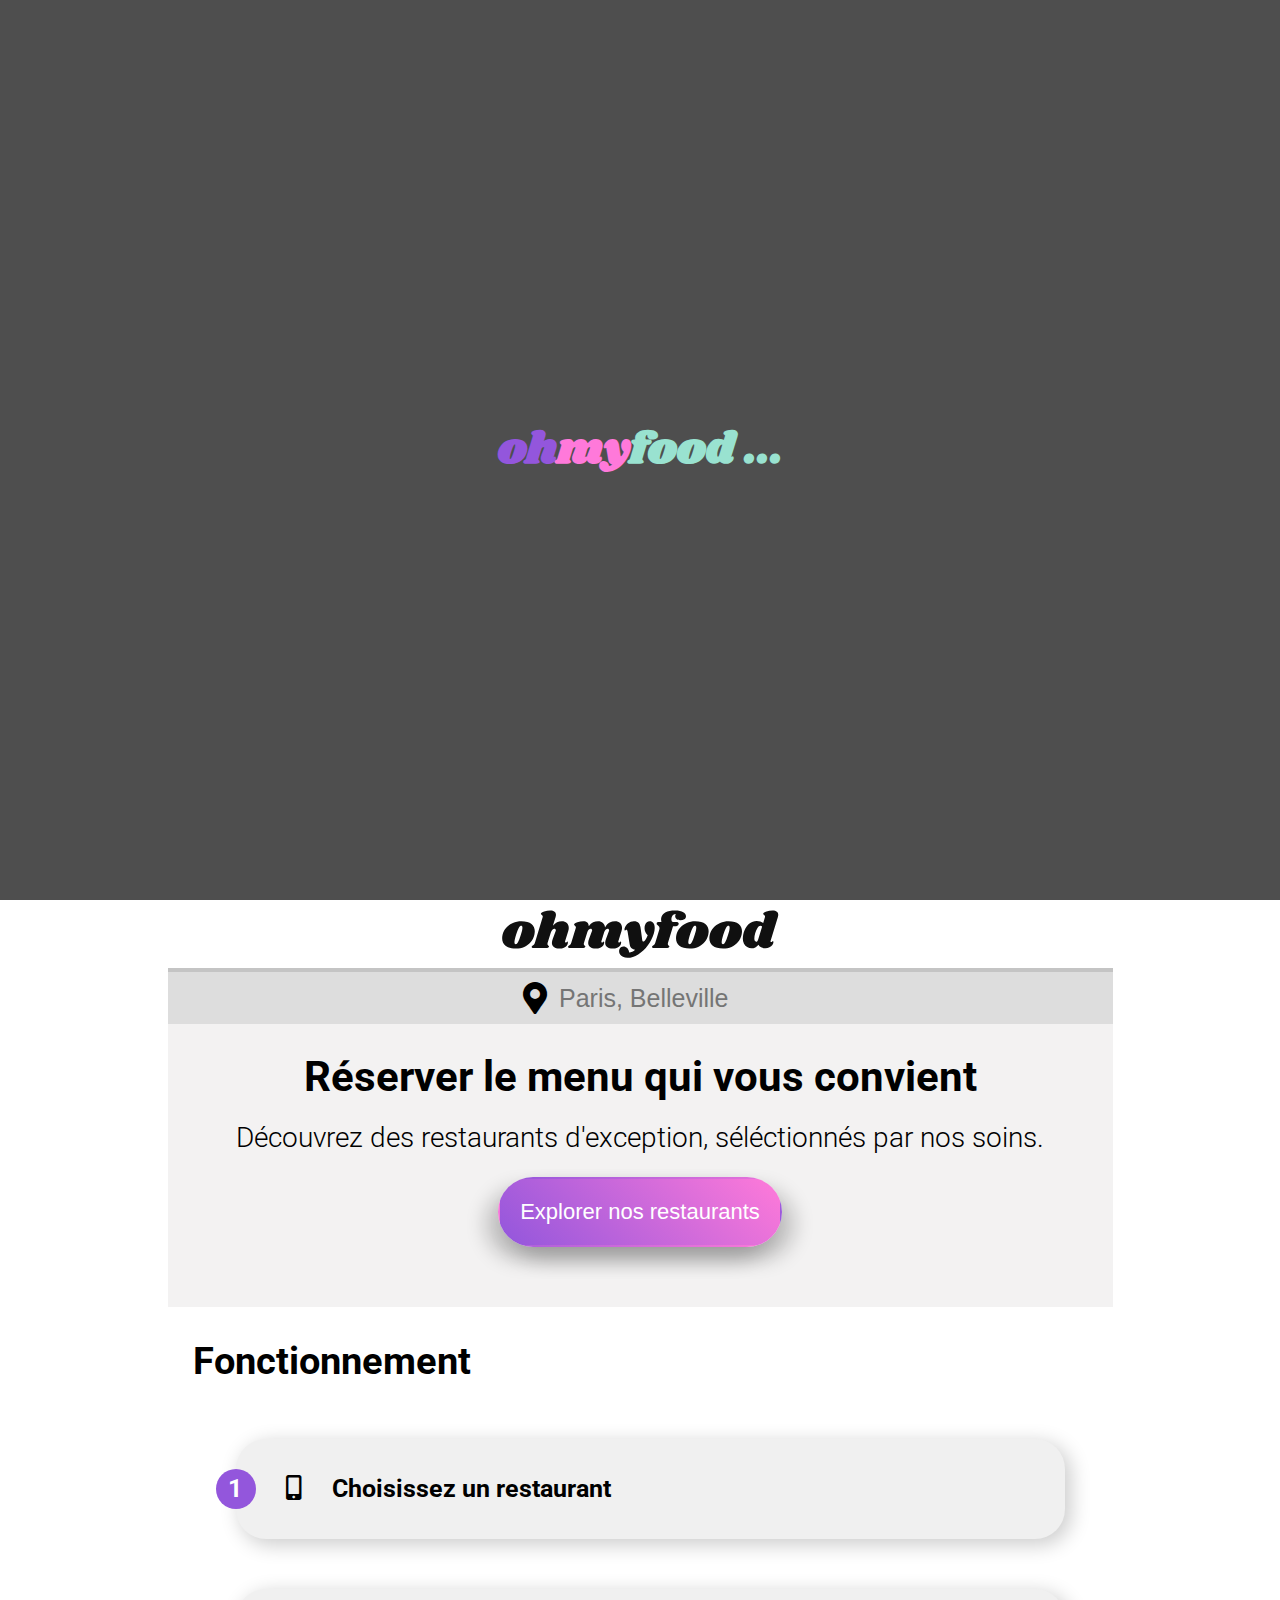
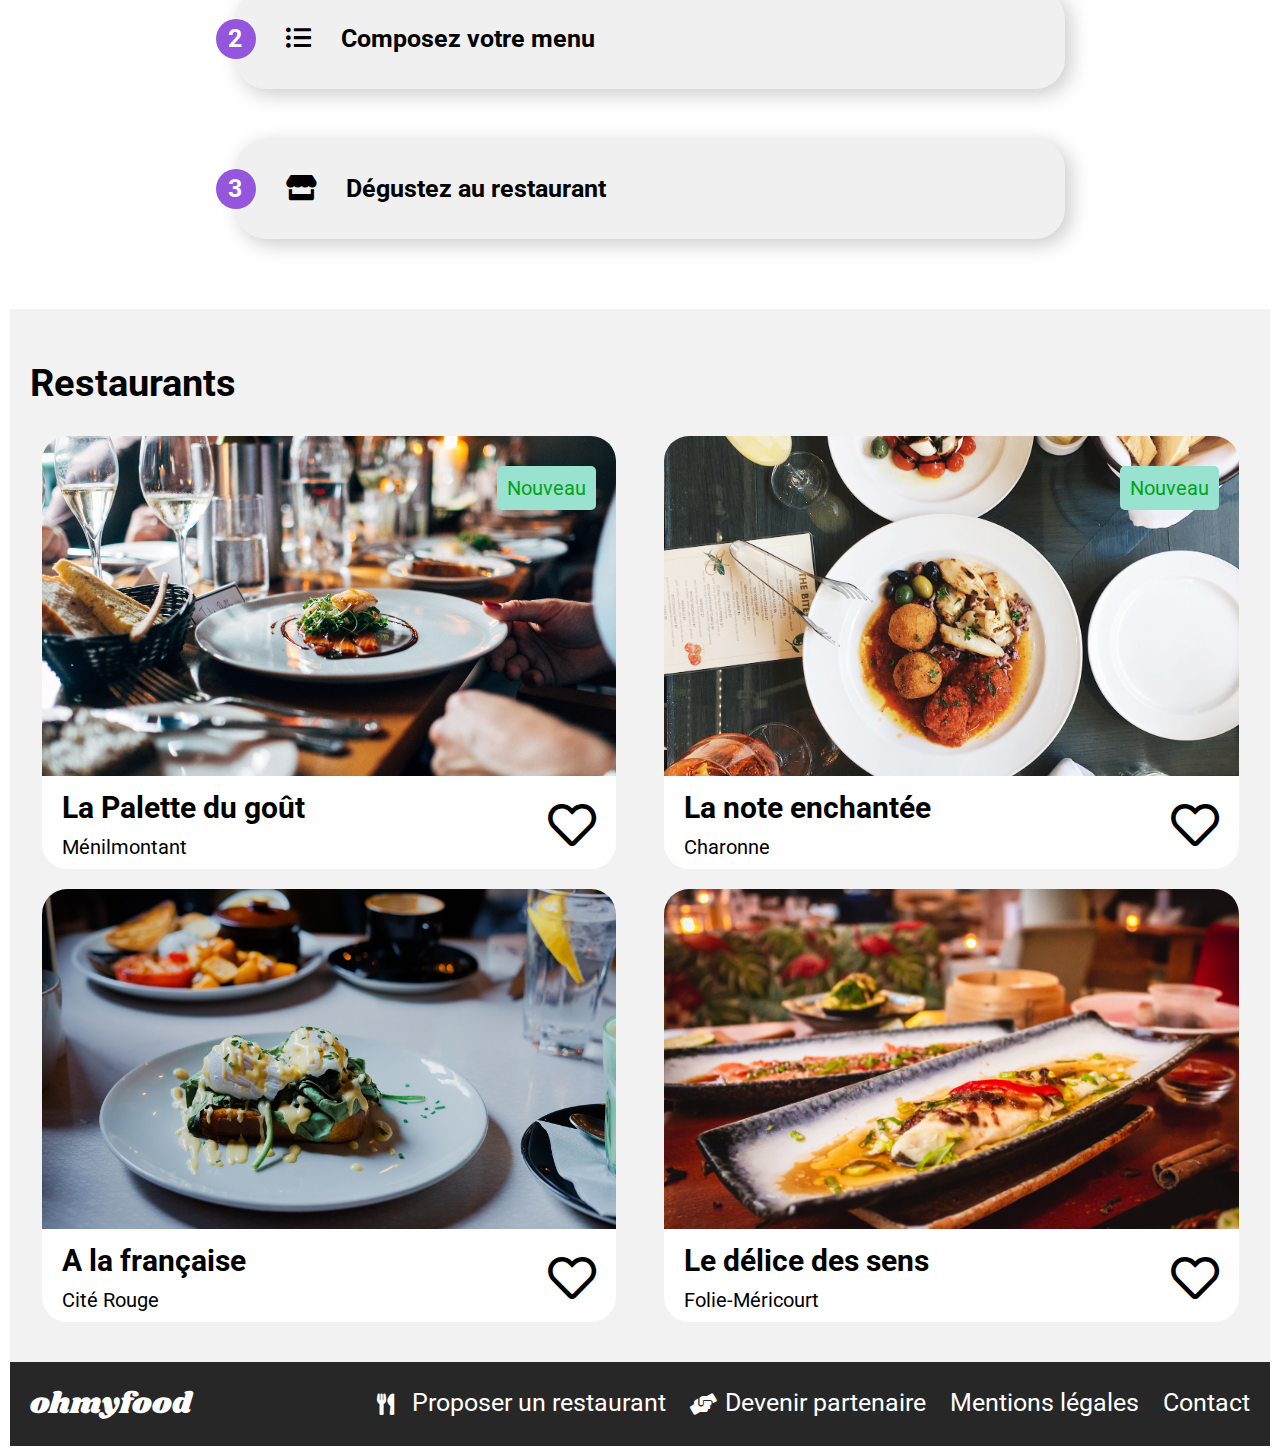
<file: index.html>
<!DOCTYPE html>
<html lang="fr">
<head>
    <meta charset="UTF-8">
    <meta http-equiv="X-UA-Compatible" content="IE=edge">
    <meta name="viewport" content="width=device-width, initial-scale=1.0"> 
    <link rel="stylesheet" href="https://cdnjs.cloudflare.com/ajax/libs/font-awesome/5.15.2/css/all.min.css"/>
    <link rel="stylesheet" href="css/style.css">
    <title>ohmyfood</title>
</head>
<body>
    <section class="spinner">
        <h3 class="loader">
            <span class="prems">oh</span><span class="deux">my</span><span class="trois">food</span><span class="dots"> ...</span>
        </h3>
    </section>
    <header>
        <div class="header">
            <img class="header__img" src="images/logo/ohmyfood@2x.svg" alt="logo">
        </div>
    </header>

    <main>
        <div class="resp-max">
            <section class="reservation">
                <div class="recherche">
                    <form>
                        <i class="fas fa-map-marker-alt fa-2x"></i>
                        <input type="text" placeholder="Paris, Belleville">
                    </form>
                </div>
                <h1>
                    Réserver le menu qui vous convient
                </h1>
                <h2>
                    Découvrez des restaurants d'exception, séléctionnés par nos soins.
                </h2>
                <div class="btn">
                    <button type="submit">Explorer nos restaurants</button>
                </div>
            </section>
            <section class="fonction">
                <h2>
                    Fonctionnement
                </h2>
                <div class="fonctionnement">
                    <p><span class="number">1</span><i class="fas fa-mobile-alt"></i><span class="text">Choisissez un restaurant</span>
                    </p>
                    <p><span class="number">2</span><i class="fas fa-list-ul"></i>Composez votre menu</p>
                    <p><span class="number">3</span><i class="fas fa-store"></i>Dégustez au restaurant</p>
                </div>
            </section>
        </div>
        <section class="restaurant">
            <h2>
                Restaurants
            </h2>
            <div class="resto">
                <div class="resto-nom palette">
                    <a href="palette.html">
                    <div class="img_resto">
                        <img alt="la palette du gout" src="images/restaurants/jay-wennington-N_Y88TWmGwA-unsplash.jpg">
                    </div>
                    <p class="nouveau">Nouveau</p>
                    </a>
                    <div class="nom">
                        <div>
                            <h3>La Palette du goût</h3>
                            <p>Ménilmontant</p>
                        </div>
                        <i class="far fa-heart fa-3x"></i>
                        <input type="checkbox" name="checked" id="checked">
                        <label for="checked">
                        <i class="fas fa-heart fa-3x "></i></label>
                    </div>
                    
                </div>
                <div class="resto-nom note">
                    <a href="note.html">
                    <div class="img_resto">
                        <img alt="note enchantée" src="images/restaurants/stil-u2Lp8tXIcjw-unsplash.jpg">
                    </div>
                    <p class="nouveau">Nouveau</p>
                    </a>
                    <div class="nom">
                        <div>
                            <h3>La note enchantée</h3>
                            <p>Charonne</p>
                        </div>                 
                        <i class="far fa-heart fa-3x"></i>
                        <input type="checkbox" name="checked_1" id="checked_1">
                        <label for="checked_1">
                        <i class="fas fa-heart fa-3x nom_2"></i></label>
                    </div>
                    
                </div>
                <div class="resto-nom">
                    <a href="francaise.html">
                    <div class="img_resto">
                        <img alt="a la française" src="images/restaurants/toa-heftiba-DQKerTsQwi0-unsplash.jpg">
                    </div>
                    </a>
                    <div class="nom">
                        <div>
                            <h3>A la française</h3>
                        <p>Cité Rouge</p>
                        </div>
                        <i class="far fa-heart fa-3x"></i>
                        <input type="checkbox" name="checked_2" id="checked_2">
                        <label for="checked_2">
                        <i class="fas fa-heart fa-3x nom_3"></i></label>
                    </div>
                    
                </div>
                <div class="resto-nom">
                    <a href="delice.html">
                    <div class="img_resto">
                        <img alt="delice des sens" src="images/restaurants/louis-hansel-shotsoflouis-qNBGVyOCY8Q-unsplash.jpg">
                    </div>
                    </a>
                    <div class="nom">
                        <div>
                            <h3>Le délice des sens</h3>
                        <p>Folie-Méricourt</p>
                        </div>
                        <i class="far fa-heart fa-3x"></i>
                        <input type="checkbox" name="checked_3" id="checked_3">
                        <label for="checked_3">
                        <i class="fas fa-heart fa-3x nom_4"></i></label>
                    </div>
                    
                </div>
            </div>
        </section>
    </main>

    <footer>
        <div class="footer">
            
            <p>ohmyfood</p>
            
            <div class="liens_footer">
                <div>
                    <i class="fas fa-utensils fa-lg"></i><a href="#">Proposer un restaurant</a>
                </div>
                <div>
                    <i class="fas fa-hands-helping fa-lg"></i><a href="#">Devenir partenaire</a>
                </div>
                <a href="#">Mentions légales</a>
                <a href="mailto:contact@ohmyfood.com">Contact</a>
            </div>
        </div>
    </footer>
</body>
</html>
</file>
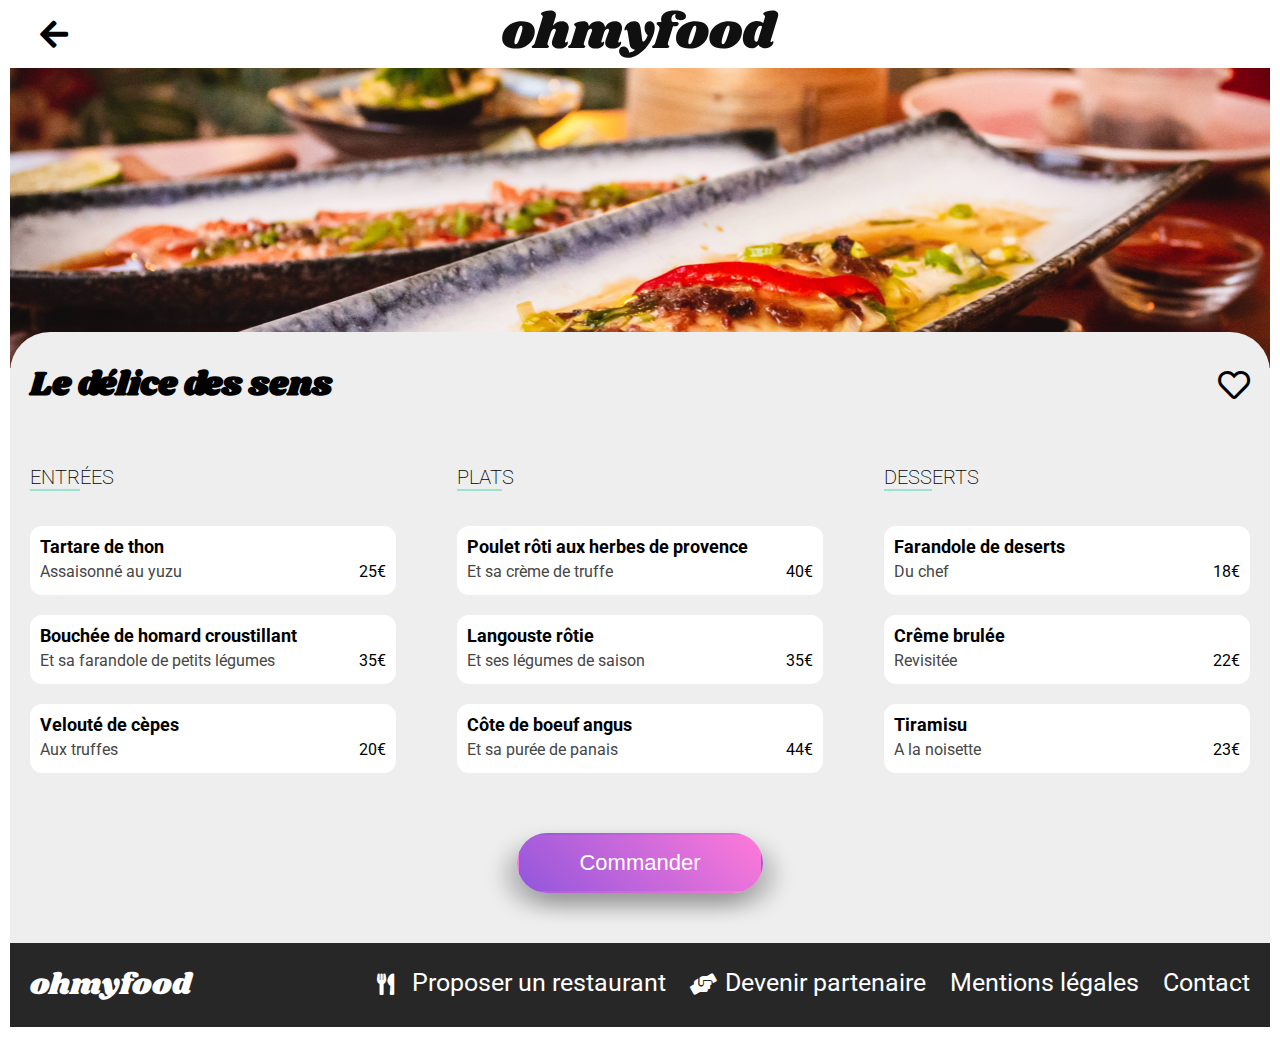
<file: delice.html>
<!DOCTYPE html>
<html lang="fr">
<head>
    <meta charset="UTF-8">
    <meta http-equiv="X-UA-Compatible" content="IE=edge">
    <meta name="viewport" content="width=device-width, initial-scale=1.0"> 
    <link rel="stylesheet" href="https://cdnjs.cloudflare.com/ajax/libs/font-awesome/5.15.2/css/all.min.css"/>
    <link rel="stylesheet" href="css/style.css">
    <title>ohmyfood Délice de sens</title>
</head>
<body>
    <header>
        <div class="header">
                <a href="index.html"><i class="fas fa-arrow-left fa-2x"></i>
                    <i class="fas fa-arrow-left resp"></i></a>
                <img class="header__img" src="images/logo/ohmyfood@2x.svg" alt="logo">    
        </div>
    </header>

    <main>
        <div class="image-top">
            <img src="images/restaurants/louis-hansel-shotsoflouis-qNBGVyOCY8Q-unsplash.jpg" alt="délice des sens">
        </div>
        <div class="background-page-menu">
        <div class="titre-menu-page">
            <h2>Le délice des sens</h2>
            <input type="checkbox" name="checked" id="checked">
            <label for="checked"><i class="far fa-heart fa-2x"></i></label>
        </div>
        <div class="carte-resto">
            <div class="carte">
                <h4><span class="underline">Entr</span>ées</h4>
                <div class="menu-resto">
                    <input type="checkbox" name="entrees_1" id="entrees_1">
                    <label for="entrees_1">
                    <div class="menu-item">
                        <h5>Tartare de thon</h5>
                    <p><span class="texte">Assaisonné au yuzu</span><span class="prix">25€</span></p>
                    </div>
                    <div class="selection_plat">
                        <span class="centrer">        
                            <i class="fas fa-check-circle fa-2x"></i>
                        </span>
                    </div>
                    </label>
                </div>
                <div class="menu-resto">
                    <input type="checkbox" name="entrees_2" id="entrees_2">
                    <label for="entrees_2">
                    <div class="menu-item">
                        <h5>Bouchée de homard croustillant</h5>
                    <p><span class="texte">Et sa farandole de petits légumes</span><span class="prix">35€</span></p>
                    </div>
                    <div class="selection_plat">
                        <span class="centrer">        
                            <i class="fas fa-check-circle fa-2x"></i>
                        </span>
                    </div>
                    </label>
                </div>
                <div class="menu-resto">
                    <input type="checkbox" name="entrees_3" id="entrees_3">
                    <label for="entrees_3">
                    <div class="menu-item">
                        <h5>Velouté de cèpes</h5>
                    <p><span class="texte">Aux truffes</span><span class="prix">20€</span></p>
                    </div>
                    <div class="selection_plat">
                        <span class="centrer">        
                            <i class="fas fa-check-circle fa-2x"></i>
                        </span>
                    </div>
                    </label>
                </div>
            </div>
                
            <div class="carte">
                <h4><span class="underline">Plat</span>s</h4>
                <div class="menu-resto">
                    <input type="checkbox" name="plats_1" id="plats_1">
                    <label for="plats_1">
                    <div class="menu-item">
                        <h5>Poulet rôti aux herbes de provence</h5>
                    <p><span class="texte">Et sa crème de truffe</span><span class="prix">40€</span></p>
                    </div>
                    <div class="selection_plat">
                        <span class="centrer">        
                            <i class="fas fa-check-circle fa-2x"></i>
                        </span>
                    </div>
                    </label>
                </div>
                <div class="menu-resto">
                    <input type="checkbox" name="plats_2" id="plats_2">
                    <label for="plats_2">
                    <div class="menu-item">
                        <h5>Langouste rôtie</h5>
                    <p><span class="texte">Et ses légumes de saison</span><span class="prix">35€</span></p>
                    </div>
                    <div class="selection_plat">
                        <span class="centrer">        
                            <i class="fas fa-check-circle fa-2x"></i>
                        </span>
                    </div>
                    </label>
                </div>
                <div class="menu-resto">
                    <input type="checkbox" name="plats_3" id="plats_3">
                    <label for="plats_3">
                    <div class="menu-item">
                        <h5>Côte de boeuf angus</h5>
                    <p><span class="texte">Et sa purée de panais</span><span class="prix">44€</span></p>
                    </div>
                    <div class="selection_plat">
                        <span class="centrer">        
                            <i class="fas fa-check-circle fa-2x"></i>
                        </span>
                    </div>
                    </label>
                </div>
            </div>
            <div class="carte">
                <h4><span class="underline">Dess</span>erts</h4>
                <div class="menu-resto">
                    <input type="checkbox" name="dessert_1" id="dessert_1">
                    <label for="dessert_1">
                    <div class="menu-item">
                        <h5>Farandole de deserts</h5>
                    <p><span class="texte">Du chef</span><span class="prix">18€</span></p>
                    </div>
                    <div class="selection_plat">
                        <span class="centrer">        
                            <i class="fas fa-check-circle fa-2x"></i>
                        </span>
                    </div>
                    </label>
                </div>
                <div class="menu-resto">
                    <input type="checkbox" name="dessert_2" id="dessert_2">
                    <label for="dessert_2">
                    <div class="menu-item">
                        <h5>Crême brulée</h5>
                    <p><span class="texte">Revisitée</span><span class="prix">22€</span></p>
                    </div>
                    <div class="selection_plat">
                        <span class="centrer">        
                            <i class="fas fa-check-circle fa-2x"></i>
                        </span>
                    </div>
                    </label>
                </div>
                <div class="menu-resto">
                    <input type="checkbox" name="dessert_3" id="dessert_3">
                    <label for="dessert_3">
                    <div class="menu-item">
                        <h5>Tiramisu</h5>
                    <p><span class="texte">A la noisette</span><span class="prix">23€</span></p>
                    </div>
                    <div class="selection_plat">
                        <span class="centrer">        
                            <i class="fas fa-check-circle fa-2x"></i>
                        </span>
                    </div>
                    </label>
                </div>
            </div>
        </div>
        <div class="commander btn">
            <button class="btn-menu" type="submit">
                Commander
            </button>
        </div>
        </div>
    </main>

    <footer>
        <div class="footer">
            
            <p>ohmyfood</p>
            
            <div class="liens_footer">
                <div>
                    <i class="fas fa-utensils fa-lg"></i><a href="#">Proposer un restaurant</a>
                </div>
                <div>
                    <i class="fas fa-hands-helping fa-lg"></i><a href="#">Devenir partenaire</a>
                </div>
                <a href="#">Mentions légales</a>
                <a href="mailto:contact@ohmyfood.com">Contact</a>
            </div>
        </div>
    </footer>
</body>
</html>
</file>
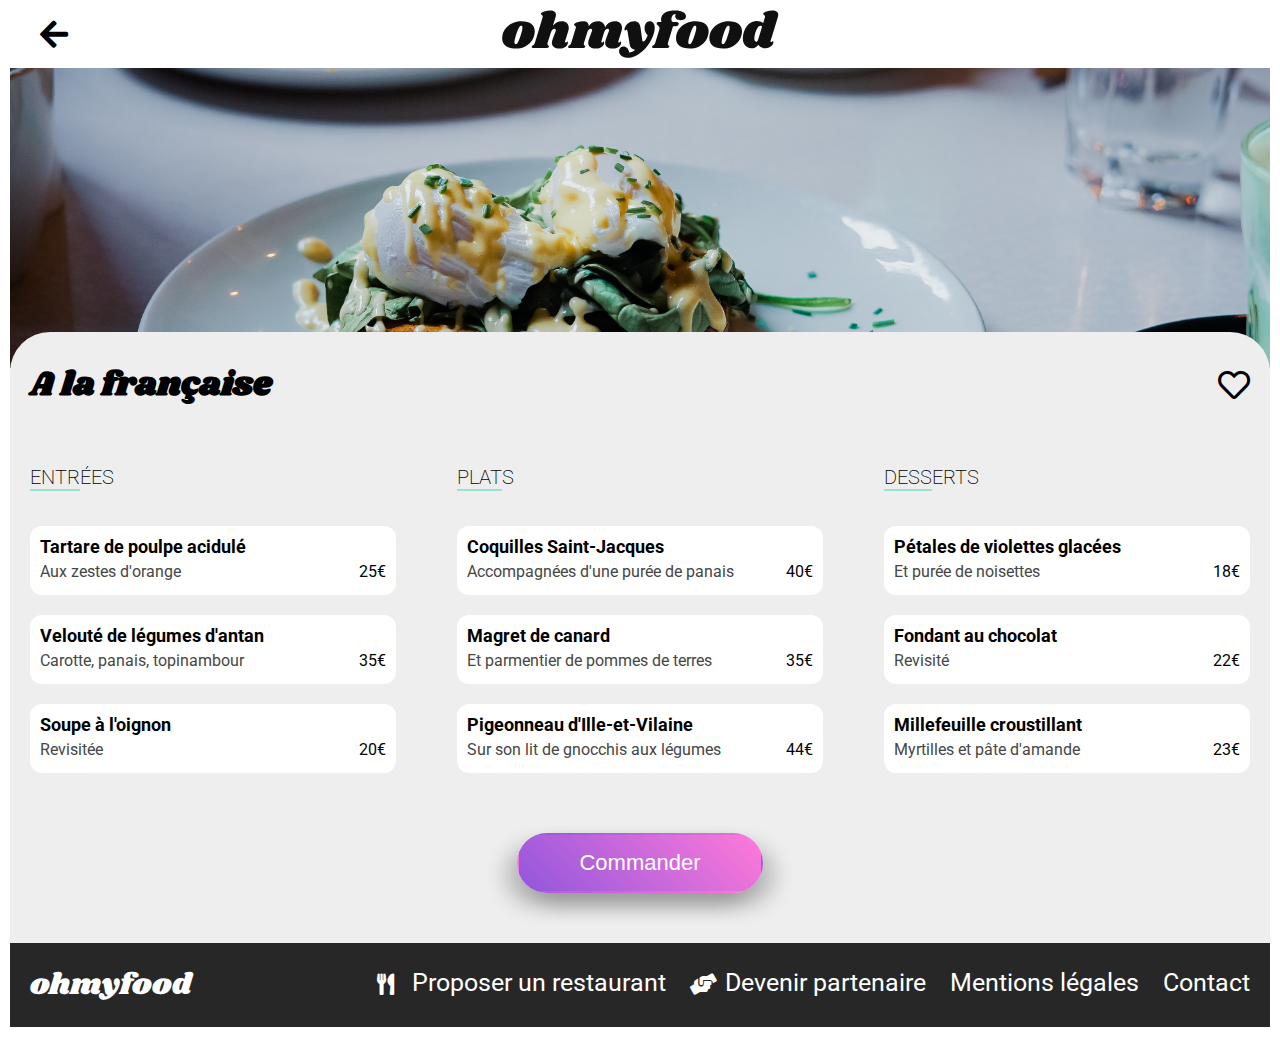
<file: francaise.html>
<!DOCTYPE html>
<html lang="fr">
<head>
    <meta charset="UTF-8">
    <meta http-equiv="X-UA-Compatible" content="IE=edge">
    <meta name="viewport" content="width=device-width, initial-scale=1.0"> 
    <link rel="stylesheet" href="https://cdnjs.cloudflare.com/ajax/libs/font-awesome/5.15.2/css/all.min.css"/>
    <link rel="stylesheet" href="css/style.css">
    <title>ohmyfood Française</title>
</head>
<body>
    <header>
        <div class="header">
                <a href="index.html"><i class="fas fa-arrow-left fa-2x"></i>
                    <i class="fas fa-arrow-left resp"></i></a>
                <img class="header__img" src="images/logo/ohmyfood@2x.svg" alt="logo">    
        </div>
    </header>

    <main>
        <div class="image-top">
            <img src="images/restaurants/toa-heftiba-DQKerTsQwi0-unsplash.jpg" alt="francaise">
        </div>
        <div class="background-page-menu">
        <div class="titre-menu-page">
            <h2>A la française</h2>
            <input type="checkbox" name="checked" id="checked">
            <label for="checked"><i class="far fa-heart fa-2x"></i></label>
        </div>
        <div class="carte-resto">
            <div class="carte">
                <h4><span class="underline">Entr</span>ées</h4>
                <div class="menu-resto">
                    <input type="checkbox" name="entrees_1" id="entrees_1">
                    <label for="entrees_1">
                    <div class="menu-item">
                        <h5>Tartare de poulpe acidulé</h5>
                    <p><span class="texte">Aux zestes d'orange</span><span class="prix">25€</span></p>
                    </div>
                    <div class="selection_plat">
                        <span class="centrer">        
                            <i class="fas fa-check-circle fa-2x"></i>
                        </span>
                    </div>
                    </label>
                </div>
                <div class="menu-resto">
                    <input type="checkbox" name="entrees_2" id="entrees_2">
                    <label for="entrees_2">
                    <div class="menu-item">
                        <h5>Velouté de légumes d'antan</h5>
                    <p><span class="texte">Carotte, panais, topinambour</span><span class="prix">35€</span></p>
                    </div>
                    <div class="selection_plat">
                        <span class="centrer">        
                            <i class="fas fa-check-circle fa-2x"></i>
                        </span>
                    </div>
                    </label>
                </div>
                <div class="menu-resto">
                    <input type="checkbox" name="entrees_3" id="entrees_3">
                    <label for="entrees_3">
                    <div class="menu-item">
                        <h5>Soupe à l'oignon</h5>
                    <p><span class="texte">Revisitée</span><span class="prix">20€</span></p>
                    </div>
                    <div class="selection_plat">
                        <span class="centrer">        
                            <i class="fas fa-check-circle fa-2x"></i>
                        </span>
                    </div>
                    </label>
                </div>
            </div>
            
            <div class="carte">
                <h4><span class="underline">Plat</span>s</h4>
                <div class="menu-resto">
                    <input type="checkbox" name="plats_1" id="plats_1">
                    <label for="plats_1">
                    <div class="menu-item">
                        <h5>Coquilles Saint-Jacques</h5>
                    <p><span class="texte">Accompagnées d'une purée de panais</span><span class="prix">40€</span></p>
                    </div>
                    <div class="selection_plat">
                        <span class="centrer">        
                            <i class="fas fa-check-circle fa-2x"></i>
                        </span>
                    </div>
                    </label>
                </div>
                <div class="menu-resto">
                    <input type="checkbox" name="plats_2" id="plats_2">
                    <label for="plats_2">
                    <div class="menu-item">
                        <h5>Magret de canard</h5>
                    <p><span class="texte">Et parmentier de pommes de terres</span><span class="prix">35€</span></p>
                    </div>
                    <div class="selection_plat">
                        <span class="centrer">        
                            <i class="fas fa-check-circle fa-2x"></i>
                        </span>
                    </div>
                    </label>
                </div>
                <div class="menu-resto">
                    <input type="checkbox" name="plats_3" id="plats_3">
                    <label for="plats_3">
                    <div class="menu-item">
                        <h5>Pigeonneau d'Ille-et-Vilaine</h5>
                    <p><span class="texte">Sur son lit de gnocchis aux légumes</span><span class="prix">44€</span></p>
                    </div>
                    <div class="selection_plat">
                        <span class="centrer">        
                            <i class="fas fa-check-circle fa-2x"></i>
                        </span>
                    </div>
                    </label>
                </div>
            </div>
            <div class="carte">
                <h4><span class="underline">Dess</span>erts</h4>
                <div class="menu-resto">
                    <input type="checkbox" name="dessert_1" id="dessert_1">
                    <label for="dessert_1">
                    <div class="menu-item">
                        <h5>Pétales de violettes glacées</h5>
                    <p><span class="texte">Et purée de noisettes</span><span class="prix">18€</span></p>
                    </div>
                    <div class="selection_plat">
                        <span class="centrer">        
                            <i class="fas fa-check-circle fa-2x"></i>
                        </span>
                    </div>
                    </label>
                </div>
                <div class="menu-resto">
                    <input type="checkbox" name="dessert_2" id="dessert_2">
                    <label for="dessert_2">
                    <div class="menu-item">
                        <h5>Fondant au chocolat</h5>
                    <p><span class="texte">Revisité</span><span class="prix">22€</span></p>
                    </div>
                    <div class="selection_plat">
                        <span class="centrer">        
                            <i class="fas fa-check-circle fa-2x"></i>
                        </span>
                    </div>
                    </label>
                </div>
                <div class="menu-resto">
                    <input type="checkbox" name="dessert_3" id="dessert_3">
                    <label for="dessert_3">
                    <div class="menu-item">
                        <h5>Millefeuille croustillant</h5>
                    <p><span class="texte">Myrtilles et pâte d'amande</span><span class="prix">23€</span></p>
                    </div>
                    <div class="selection_plat">
                        <span class="centrer">        
                            <i class="fas fa-check-circle fa-2x"></i>
                        </span>
                    </div>
                    </label>
                </div>
            </div>
        </div>
        <div class="commander btn">
            <button class="btn-menu" type="submit">
                Commander
            </button>
        </div>
        </div>
    </main>

    <footer>
        <div class="footer">
            
            <p>ohmyfood</p>
            
            <div class="liens_footer">
                <div>
                    <i class="fas fa-utensils fa-lg"></i><a href="#">Proposer un restaurant</a>
                </div>
                <div>
                    <i class="fas fa-hands-helping fa-lg"></i><a href="#">Devenir partenaire</a>
                </div>
                <a href="#">Mentions légales</a>
                <a href="mailto:contact@ohmyfood.com">Contact</a>
            </div>
        </div>
    </footer>
</body>
</html>
</file>
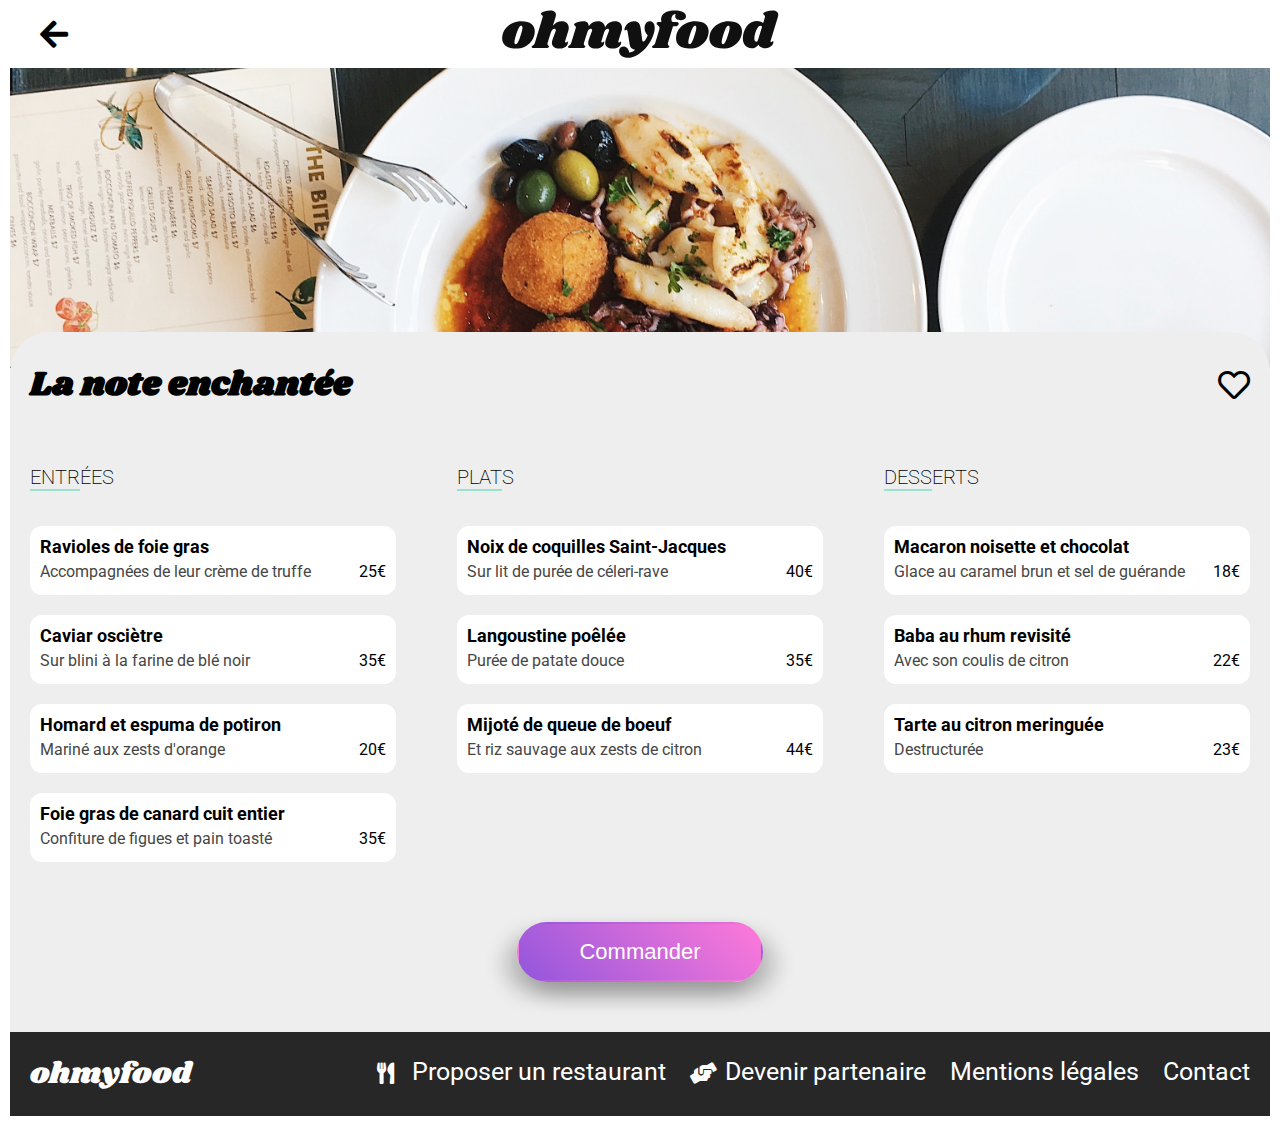
<file: note.html>
<!DOCTYPE html>
<html lang="fr">
<head>
    <meta charset="UTF-8">
    <meta http-equiv="X-UA-Compatible" content="IE=edge">
    <meta name="viewport" content="width=device-width, initial-scale=1.0"> 
    <link rel="stylesheet" href="https://cdnjs.cloudflare.com/ajax/libs/font-awesome/5.15.2/css/all.min.css"/>
    <link rel="stylesheet" href="css/style.css">
    <title>ohmyfood Note enchantée</title>
</head>
<body>
    <header>
        <div class="header">
                <a href="index.html"><i class="fas fa-arrow-left fa-2x"></i>
                    <i class="fas fa-arrow-left resp"></i></a>
                <img class="header__img" src="images/logo/ohmyfood@2x.svg" alt="logo">    
        </div>
    </header>

    <main>
        <div class="image-top">
            <img src="images/restaurants/stil-u2Lp8tXIcjw-unsplash.jpg" alt="Note enchantée">
        </div>
        <div class="background-page-menu">
        <div class="titre-menu-page">
            <h2>La note enchantée</h2>
            <input type="checkbox" name="checked" id="checked">
            <label for="checked"><i class="far fa-heart fa-2x"></i></label>
        </div>
        <div class="carte-resto">
            <div class="carte">
                <h4><span class="underline">Entr</span>ées</h4>
                <div class="menu-resto">
                    <input type="checkbox" name="entrees_1" id="entrees_1">
                    <label for="entrees_1">
                    <div class="menu-item">
                        <h5>Ravioles de foie gras</h5>
                    <p><span class="texte">Accompagnées de leur crème de truffe</span><span class="prix">25€</span></p>
                    </div>
                    <div class="selection_plat">
                        <span class="centrer">        
                            <i class="fas fa-check-circle fa-2x"></i>
                        </span>
                    </div>
                    </label>
                </div>
                <div class="menu-resto">
                    <input type="checkbox" name="entrees_2" id="entrees_2">
                    <label for="entrees_2">
                    <div class="menu-item">
                        <h5>Caviar osciètre</h5>
                    <p><span class="texte">Sur blini à la farine de blé noir</span><span class="prix">35€</span></p>
                    </div>
                    <div class="selection_plat">
                        <span class="centrer">        
                            <i class="fas fa-check-circle fa-2x"></i>
                        </span>
                    </div>
                    </label>
                </div>
                <div class="menu-resto">
                    <input type="checkbox" name="entrees_3" id="entrees_3">
                    <label for="entrees_3">
                    <div class="menu-item">
                        <h5>Homard et espuma de potiron</h5>
                    <p><span class="texte">Mariné aux zests d'orange</span><span class="prix">20€</span></p>
                    </div>
                    <div class="selection_plat">
                        <span class="centrer">        
                            <i class="fas fa-check-circle fa-2x"></i>
                        </span>
                    </div>
                    </label>
                </div>
                <div class="menu-resto">
                    <input type="checkbox" name="entrees_4" id="entrees_4">
                    <label for="entrees_4">
                    <div class="menu-item">
                        <h5>Foie gras de canard cuit entier</h5>
                    <p><span class="texte">Confiture de figues et pain toasté</span><span class="prix">35€</span></p>
                    </div>
                    <div class="selection_plat">
                        <span class="centrer">        
                            <i class="fas fa-check-circle fa-2x"></i>
                        </span>
                    </div>
                    </label>
                </div>
            </div>
                
            <div class="carte">
                <h4><span class="underline">Plat</span>s</h4>
                <div class="menu-resto">
                    <input type="checkbox" name="plats_1" id="plats_1">
                    <label for="plats_1">
                    <div class="menu-item">
                        <h5>Noix de coquilles Saint-Jacques</h5>
                    <p><span class="texte">Sur lit de purée de céleri-rave</span><span class="prix">40€</span></p>
                    </div>
                    <div class="selection_plat">
                        <span class="centrer">        
                            <i class="fas fa-check-circle fa-2x"></i>
                        </span>
                    </div>
                    </label>
                </div>
                <div class="menu-resto">
                    <input type="checkbox" name="plats_2" id="plats_2">
                    <label for="plats_2">
                    <div class="menu-item">
                        <h5>Langoustine poêlée</h5>
                    <p><span class="texte">Purée de patate douce</span><span class="prix">35€</span></p>
                    </div>
                    <div class="selection_plat">
                        <span class="centrer">        
                            <i class="fas fa-check-circle fa-2x"></i>
                        </span>
                    </div>
                    </label>
                </div>
                <div class="menu-resto">
                    <input type="checkbox" name="plats_3" id="plats_3">
                    <label for="plats_3">
                    <div class="menu-item">
                        <h5>Mijoté de queue de boeuf</h5>
                    <p><span class="texte">Et riz sauvage aux zests de citron</span><span class="prix">44€</span></p>
                    </div>
                    <div class="selection_plat">
                        <span class="centrer">        
                            <i class="fas fa-check-circle fa-2x"></i>
                        </span>
                    </div>
                    </label>
                </div>
            </div>
            <div class="carte">
                <h4><span class="underline">Dess</span>erts</h4>
                <div class="menu-resto">
                    <input type="checkbox" name="dessert_1" id="dessert_1">
                    <label for="dessert_1">
                    <div class="menu-item">
                        <h5>Macaron noisette et chocolat</h5>
                    <p><span class="texte">Glace au caramel brun et sel de guérande</span><span class="prix">18€</span></p>
                    </div>
                    <div class="selection_plat">
                        <span class="centrer">        
                            <i class="fas fa-check-circle fa-2x"></i>
                        </span>
                    </div>
                    </label>
                </div>
                <div class="menu-resto">
                    <input type="checkbox" name="dessert_2" id="desert_2">
                    <label for="desert_2">
                    <div class="menu-item">
                        <h5>Baba au rhum revisité</h5>
                    <p><span class="texte">Avec son coulis de citron</span><span class="prix">22€</span></p>
                    </div>
                    <div class="selection_plat">
                        <span class="centrer">        
                            <i class="fas fa-check-circle fa-2x"></i>
                        </span>
                    </div>
                    </label>
                </div>
                <div class="menu-resto">
                    <input type="checkbox" name="dessert_3" id="dessert_3">
                    <label for="dessert_3">
                    <div class="menu-item">
                        <h5>Tarte au citron meringuée</h5>
                    <p><span class="texte">Destructurée</span><span class="prix">23€</span></p>
                    </div>
                    <div class="selection_plat">
                        <span class="centrer">        
                            <i class="fas fa-check-circle fa-2x"></i>
                        </span>
                    </div>
                    </label>
                </div>
            </div>
        </div>
        <div class="commander btn">
            <button class="btn-menu" type="submit">
                Commander
            </button>
        </div>
        </div>
    </main>

    <footer>
        <div class="footer">
            
            <p>ohmyfood</p>
            
            <div class="liens_footer">
                <div>
                    <i class="fas fa-utensils fa-lg"></i><a href="#">Proposer un restaurant</a>
                </div>
                <div>
                    <i class="fas fa-hands-helping fa-lg"></i><a href="#">Devenir partenaire</a>
                </div>
                <a href="#">Mentions légales</a>
                <a href="mailto:contact@ohmyfood.com">Contact</a>
            </div>
        </div>
    </footer>
</body>
</html>
</file>
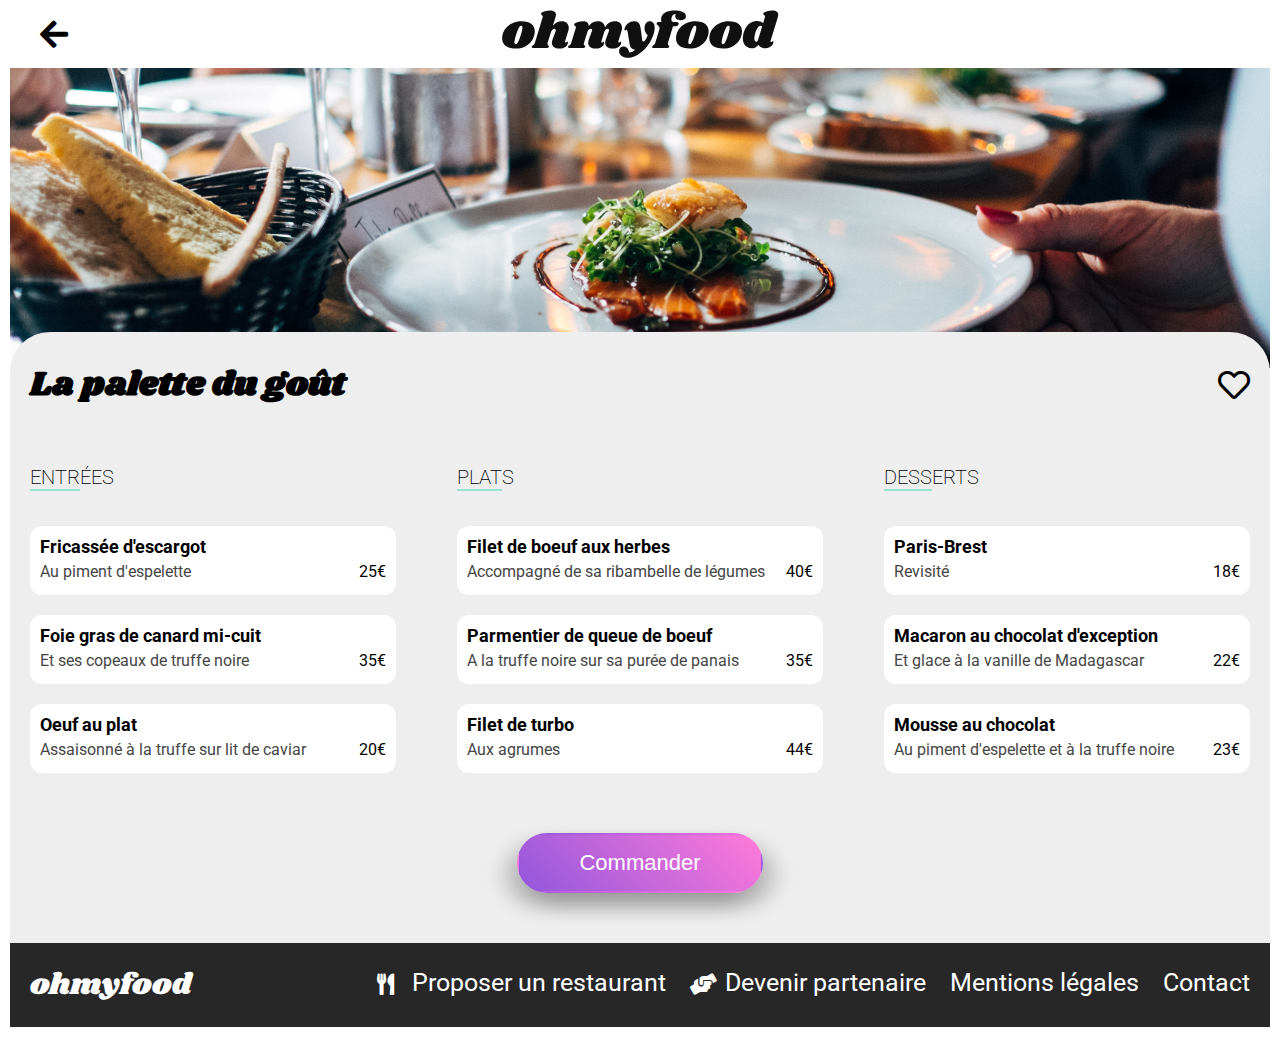
<file: palette.html>
<!DOCTYPE html>
<html lang="fr">
<head>
    <meta charset="UTF-8">
    <meta http-equiv="X-UA-Compatible" content="IE=edge">
    <meta name="viewport" content="width=device-width, initial-scale=1.0"> 
    <link rel="stylesheet" href="https://cdnjs.cloudflare.com/ajax/libs/font-awesome/5.15.2/css/all.min.css"/>
    <link rel="stylesheet" href="css/style.css">
    <title>ohmyfood Palette du Goût</title>
</head>
<body>
    <header>
        <div class="header">
                <a href="index.html"><i class="fas fa-arrow-left fa-2x"></i>
                    <i class="fas fa-arrow-left resp"></i></a>
                <img class="header__img" src="images/logo/ohmyfood@2x.svg" alt="logo">    
        </div>
    </header>

    <main>
        <div class="image-top">
            <img src="images/restaurants/jay-wennington-N_Y88TWmGwA-unsplash.jpg" alt="palette du gout">
        </div>
        <div class="background-page-menu">
        <div class="titre-menu-page">
            <h2>La palette du goût</h2>
            <input type="checkbox" name="checked" id="checked">
            <label for="checked"><i class="far fa-heart fa-2x"></i></label>
        </div>
        <div class="carte-resto">
            <div class="carte">  
                    <h4><span class="underline">Entr</span>ées</h4>
                <div class="menu-resto">
                    <input type="checkbox" name="entrees_1" id="entrees_1">
                    <label for="entrees_1">
                    <div class="menu-item">
                        <h5>Fricassée d'escargot</h5>
                    <p><span class="texte">Au piment d'espelette</span><span class="prix">25€</span></p>
                    </div>
                    <div class="selection_plat">
                        <span class="centrer">        
                            <i class="fas fa-check-circle fa-2x"></i>
                        </span>
                    </div>
                    </label>
                </div>  
                <div class="menu-resto">
                    <input type="checkbox" name="entrees_2" id="entrees_2">
                    <label for="entrees_2">
                    <div class="menu-item">
                        <h5>Foie gras de canard mi-cuit</h5>
                    <p><span class="texte">Et ses copeaux de truffe noire</span><span class="prix">35€</span></p>
                    </div>
                    <div class="selection_plat">
                        <span class="centrer">        
                            <i class="fas fa-check-circle fa-2x"></i>
                        </span>
                    </div>
                    </label>
                </div>
                <div class="menu-resto">
                    <input type="checkbox" name="entrees_3" id="entrees_3">
                    <label for="entrees_3">
                    <div class="menu-item">
                        <h5>Oeuf au plat</h5>
                    <p><span class="texte">Assaisonné à la truffe sur lit de caviar</span><span class="prix">20€</span></p>
                    </div>
                    <div class="selection_plat">
                        <span class="centrer">        
                            <i class="fas fa-check-circle fa-2x"></i>
                        </span>
                    </div>
                    </label>
                </div>
            </div>
                
            <div class="carte">
                <h4><span class="underline">Plat</span>s</h4>
                <div class="menu-resto">
                    <input type="checkbox" name="plats_1" id="plats_1">
                    <label for="plats_1">
                    <div class="menu-item">
                        <h5>Filet de boeuf aux herbes</h5>
                    <p><span class="texte">Accompagné de sa ribambelle de légumes</span><span class="prix">40€</span></p>
                    </div>
                    <div class="selection_plat">
                        <span class="centrer">        
                            <i class="fas fa-check-circle fa-2x"></i>
                        </span>
                    </div>
                    </label>
                </div>
                <div class="menu-resto">
                    <input type="checkbox" name="plats_2" id="plats_2">
                    <label for="plats_2">
                    <div class="menu-item">
                        <h5>Parmentier de queue de boeuf</h5>
                    <p><span class="texte">A la truffe noire sur sa purée de panais</span><span class="prix">35€</span></p>
                    </div>
                    <div class="selection_plat">
                        <span class="centrer">        
                            <i class="fas fa-check-circle fa-2x"></i>
                        </span>
                    </div>
                    </label>
                </div>
                <div class="menu-resto">
                    <input type="checkbox" name="plats_3" id="plats_3">
                    <label for="plats_3">
                    <div class="menu-item">
                        <h5>Filet de turbo</h5>
                    <p><span class="texte">Aux agrumes</span><span class="prix">44€</span></p>
                    </div>
                    <div class="selection_plat">
                        <span class="centrer">        
                            <i class="fas fa-check-circle fa-2x"></i>
                        </span>
                    </div>
                    </label>
                </div>
            </div>
            <div class="carte">
                <h4><span class="underline">Dess</span>erts</h4>
                <div class="menu-resto">
                    <input type="checkbox" name="dessert_1" id="dessert_1">
                    <label for="dessert_1">
                    <div class="menu-item">
                        <h5>Paris-Brest</h5>
                    <p><span class="texte">Revisité</span><span class="prix">18€</span></p>
                    </div>
                    <div class="selection_plat">
                        <span class="centrer">        
                            <i class="fas fa-check-circle fa-2x"></i>
                        </span>
                    </div>
                    </label>
                </div>
                <div class="menu-resto">
                    <input type="checkbox" name="dessert_2" id="dessert_2">
                    <label for="dessert_2">
                    <div class="menu-item">
                        <h5>Macaron au chocolat d'exception</h5>
                    <p><span class="texte">Et glace à la vanille de Madagascar</span><span class="prix">22€</span></p>
                    </div>
                    <div class="selection_plat">
                        <span class="centrer">        
                            <i class="fas fa-check-circle fa-2x"></i>
                        </span>
                    </div>
                    </label>
                </div>
                <div class="menu-resto">
                    <input type="checkbox" name="dessert_3" id="dessert_3">
                    <label for="dessert_3">
                    <div class="menu-item">
                        <h5>Mousse au chocolat</h5>
                    <p><span class="texte">Au piment d'espelette et à la truffe noire</span><span class="prix">23€</span></p>
                    </div>
                    <div class="selection_plat">
                        <span class="centrer">        
                            <i class="fas fa-check-circle fa-2x"></i>
                        </span>
                    </div>
                    </label>
                </div>
            </div>
        </div>
        <div class="commander btn">
            <button class="btn-menu" type="submit">
                Commander
            </button>
        </div>
        </div>
    </main>

    <footer>
        <div class="footer">
            
            <p>ohmyfood</p>
            
            <div class="liens_footer">
                <div>
                    <i class="fas fa-utensils fa-lg"></i><a href="#">Proposer un restaurant</a>
                </div>
                <div>
                    <i class="fas fa-hands-helping fa-lg"></i><a href="#">Devenir partenaire</a>
                </div>
                <a href="#">Mentions légales</a>
                <a href="mailto:contact@ohmyfood.com">Contact</a>
            </div>
        </div>
    </footer>
</body>
</html>
</file>
<file: css/style.css>
@import url("https://fonts.googleapis.com/css2?family=Roboto:wght@100;200;300;400;700&display=swap");
@import url("https://fonts.googleapis.com/css2?family=Shrikhand&display=swap");
* {
  -webkit-box-sizing: border-box;
  -moz-box-sizing: border-box;
  box-sizing: border-box;
}

/*******************************
********** Spinner *************
*******************************/
body {
  margin: 0;
  padding: 0;
}

.spinner {
  display: flex;
  justify-content: center;
  align-items: center;
  padding: 0 10px;
  width: 100%;
  height: 100vh;
  background-color: #4e4e4e;
  animation: disparition 2s 3s linear forwards;
}

.spinner .loader {
  margin: 0;
  padding: 0;
  font-family: shrikhand;
  font-size: 44px;
  animation: load-spinner 3000ms linear;
}

span.prems {
  color: #9356DC;
}

span.deux {
  color: #ff79da;
}

span.trois {
  color: #99e2d0;
}

span.dots {
  color: #99e2d0;
}

@keyframes load-spinner {
  0% {
    transform: rotate(0deg) scale(0);
    opacity: 0;
  }
  10% {
    transform: rotate(72deg) scale(0.1);
    opacity: 0.1;
  }
  20% {
    transform: rotate(144deg) scale(0.2);
    opacity: 0.2;
  }
  30% {
    transform: rotate(216deg) scale(0.3);
    opacity: 0.3;
  }
  40% {
    transform: rotate(288deg) scale(0.4);
    opacity: 0.4;
  }
  50% {
    transform: rotate(360deg) scale(0.5);
    opacity: 0.5;
  }
  60% {
    transform: rotate(432deg) scale(0.6);
    opacity: 0.6;
  }
  70% {
    transform: rotate(504deg) scale(0.7);
    opacity: 0.7;
  }
  80% {
    transform: rotate(576deg) scale(0.8);
    opacity: 0.8;
  }
  90% {
    transform: rotate(648deg) scale(0.9);
    opacity: 0.9;
  }
  100% {
    transform: rotate(720deg) scale(1);
    opacity: 1;
  }
}
@keyframes disparition {
  0% {
    transform: translatey(0px);
    width: 100%;
    height: 100vh;
  }
  100% {
    transform: translatey(-70px);
    width: 100%;
    height: 0;
  }
}
/*******************************
********* Header ***************
*******************************/
header, main, footer {
  min-width: 380px;
  max-width: 1440px;
  margin: 10px auto;
  padding: 0 10px;
  font-family: roboto;
}

.header {
  display: flex;
  justify-content: center;
  align-items: center;
  position: relative;
}

.header a {
  position: absolute;
  text-decoration: none;
  left: 30px;
  color: #000;
}

.header .fa-arrow-left {
  display: none;
}

.header .fa-arrow-left.resp {
  display: inline;
}

.header__img {
  width: 147px;
  height: 24px;
  text-align: center;
}

/**********************************
****   Main Reservation   *********
**********************************/
main {
  margin-bottom: 0;
}

.reservation {
  display: flex;
  flex-flow: column nowrap;
  justify-content: center;
  align-items: center;
  padding-bottom: 60px;
  background-color: #f3f2f2;
  border-top: 4px solid rgba(150, 150, 150, 0.5);
}

.reservation h1 {
  width: 80%;
  margin-bottom: 20px;
  font-size: 42px;
  font-weight: 700;
  text-align: center;
}

.reservation h2 {
  margin-top: 0;
  font-size: 28px;
  font-weight: 300;
  text-align: center;
}

.recherche {
  width: 100%;
  padding: 10px;
  background-color: #dddddd;
}

.recherche form {
  display: flex;
  justify-content: center;
}

form i.fa-map-marker-alt {
  padding-right: 10px;
}

.recherche input {
  width: 200px;
  height: 32px;
  border: none;
  background-color: #dddddd;
  font-size: 25px;
}

.recherche input:focus {
  border: 1px solid #ff79da;
}

.btn button {
  padding: 20px;
  font-size: 22px;
  background: linear-gradient(45deg, #9256dc 0%, #ff7ad9 100%);
  border-color: transparent;
  border-radius: 50px;
  color: #fff;
  box-shadow: 12px 12px 20px 1px rgba(0, 0, 0, 0.2), -12px 12px 20px 1px rgba(0, 0, 0, 0.2);
  transition: box-shadow 200ms;
}

.btn button:hover {
  cursor: pointer;
  background: linear-gradient(45deg, #9256dc 0%, rgba(255, 122, 217, 0.6) 100%);
  box-shadow: 12px 12px 20px 1px rgba(0, 0, 0, 0.4), -12px 12px 20px 1px rgba(0, 0, 0, 0.4);
}

/*******************************************
************ Page Menu *********************
*******************************************/
.header .fa-arrow-left:hover {
  color: #9356DC;
}

.image-top img {
  width: 100%;
  height: 300px;
  object-fit: cover;
}

.background-page-menu {
  background-color: #eee;
  position: relative;
  margin-top: -40px;
  padding: 0 20px;
  border-top-left-radius: 40px;
  border-top-right-radius: 40px;
  z-index: 2;
}

.titre-menu-page {
  display: flex;
  justify-content: space-between;
  align-items: center;
  position: relative;
}

.titre-menu-page h2 {
  font-family: shrikhand;
  font-size: 34px;
}

.titre-menu-page i.far:hover {
  cursor: pointer;
}

.titre-menu-page input[type=checkbox] {
  position: absolute;
  right: 5px;
  opacity: 0;
}

.titre-menu-page input[type=checkbox]:hover {
  cursor: pointer;
}

.titre-menu-page input[type=checkbox]:checked + label i.far {
  cursor: pointer;
  font-weight: bold;
  opacity: 1;
  animation: coeur 0.8s linear forwards;
}

.carte {
  display: flex;
  flex-flow: column;
}

.carte h4 {
  font-size: 20px;
  font-weight: 200;
  text-transform: uppercase;
}

h4 span.underline {
  border-bottom: 2px solid #99e2d0;
}

.menu-resto {
  display: flex;
  justify-content: space-between;
  position: relative;
  width: 100%;
  margin: 10px 0;
  padding: 10px;
  background-color: #fff;
  border-radius: 12px;
  animation: chargement-plat-decale 800ms ease-in;
}

@keyframes chargement-plat-decale {
  0% {
    opacity: 0;
    transform: translatey(100px);
  }
  100% {
    transform: translatey(0px);
    opacity: 1;
  }
}
.menu-resto:nth-of-type(2) {
  animation-delay: 200ms;
}

.menu-resto:nth-of-type(3) {
  animation-delay: 400ms;
}

.menu-resto:nth-of-type(4) {
  animation-delay: 800ms;
}

.menu-item {
  display: flex;
  flex-flow: column wrap;
  position: relative;
  width: 100%;
  transition: width 1s linear;
}

.menu-item h5 {
  margin: 0;
  font-size: 18px;
}

.menu-item p {
  position: relative;
  margin: 5px 0 0 0;
  font-size: 16px;
  color: #464646;
  width: 100%;
}

.menu-item span.texte {
  display: inline-block;
  width: 90%;
  white-space: nowrap;
  overflow: hidden;
  text-overflow: ellipsis;
}

.menu-item span.prix {
  display: inline-block;
  position: absolute;
  right: 0;
  color: #000;
  font-weight: 400;
}

.menu-resto .selection_plat {
  position: absolute;
  right: 0;
  bottom: 0;
  width: 0;
  height: 100%;
  background-color: #99e2d0;
  border-top-right-radius: 12px;
  border-bottom-right-radius: 12px;
  visibility: hidden;
  transition: width 1s linear, visibility 0.8s linear;
}

.menu-resto .selection_plat span.centrer {
  position: absolute;
  top: 50%;
  left: 50%;
  transform: translate(-50%, -50%);
}

.menu-resto:hover .menu-item {
  cursor: pointer;
}

.menu-resto .selection_plat i {
  color: #fff;
}

.menu-resto input[type=checkbox] {
  position: absolute;
  top: 50%;
  left: 50%;
  transform: translate(-50%, -50%);
  opacity: 0;
}

.menu-resto input[type=checkbox] + label {
  display: block;
  width: 100%;
  height: 100%;
}

.menu-resto input[type=checkbox]:checked + label .menu-item {
  cursor: pointer;
  width: 80%;
  border-top-right-radius: 0;
  border-bottom-right-radius: 0;
}

.menu-resto input[type=checkbox]:checked + label .selection_plat {
  cursor: pointer;
  visibility: visible;
  width: 20%;
  height: 100%;
}

.menu-resto input[type=checkbox]:checked + label .selection_plat i {
  transform: rotate(720deg);
  transition-duration: 1s;
}

.menu-resto input[type=checkbox]:checked + label .selection_plat {
  transition: width 1s linear, visibility 0.8s linear;
}

.commander {
  display: flex;
  justify-content: center;
  padding: 50px 0;
}

.commander button.btn-menu {
  padding: 15px 60px;
}

/****************************************
************* Fonctionnement ************
****************************************/
.fonction {
  display: flex;
  flex-flow: column;
  margin-bottom: 20px;
  padding-left: 25px;
  width: 95%;
}

.fonction h2 {
  font-size: 38px;
}

.fonctionnement {
  width: 95%;
  align-self: flex-end;
}

.fonctionnement p {
  font-size: 25px;
  font-weight: 700;
  margin-bottom: 50px;
  padding: 30px;
  background-color: #f0f0f0;
  border-radius: 30px;
  box-shadow: 5px 5px 20px 1px rgba(0, 0, 0, 0.2);
}

.fonctionnement p:hover {
  cursor: pointer;
  background-color: #eee4fa;
}

.fonctionnement p:hover > i {
  color: #9356DC;
}

.fonctionnement span.number {
  display: inline-block;
  color: #fff;
  background-color: #9356DC;
  width: 40px;
  height: 40px;
  margin-left: -50px;
  padding: 5px 0 0 12px;
  border-radius: 90px;
}

.fonctionnement i {
  padding: 0 30px;
}

/*****************************************
************* Restaurant *****************
*****************************************/
.restaurant {
  display: flex;
  flex-flow: column;
  align-items: center;
  padding: 20px 0;
  background-color: #f3f2f2;
}

.restaurant h2 {
  align-self: flex-start;
  padding-left: 20px;
  font-size: 38px;
}

.restaurant .resto {
  width: 95%;
}

.restaurant .resto-nom {
  margin-bottom: 20px;
  position: relative;
  background-color: #fff;
  border-radius: 25px;
}

.restaurant .resto-nom a {
  color: #000;
  text-decoration: none;
}

.restaurant .img_resto img {
  width: 100%;
  height: 340px;
  object-fit: cover;
  border-top-left-radius: 25px;
  border-top-right-radius: 25px;
}

.palette p.nouveau, .note p.nouveau {
  position: absolute;
  padding: 10px;
  background-color: #99e2d0;
  top: 10px;
  right: 20px;
  font-size: 20px;
  font-weight: 400;
  color: #01a316;
  border-radius: 5px;
}

.nom {
  display: flex;
  justify-content: space-between;
  align-items: center;
  position: relative;
}

.nom h3 {
  margin: 10px 0;
  font-size: 30px;
  font-weight: 700;
}

.nom p {
  margin: 10px 0;
  font-size: 20px;
}

.nom div {
  padding-left: 20px;
}

.nom i.far {
  position: absolute;
  right: 20px;
}

.nom i.far:hover {
  cursor: pointer;
}

.nom i.fas {
  position: absolute;
  right: 20px;
  bottom: 22px;
  opacity: 0;
}

.nom i.fas:hover {
  cursor: pointer;
}

.nom input[type=checkbox] {
  position: absolute;
  right: 33px;
  opacity: 0;
}

.nom input[type=checkbox]:hover + label {
  cursor: pointer;
}

.nom input[type=checkbox]:checked + label i.fas {
  cursor: pointer;
  opacity: 1;
  animation: coeur 0.8s linear forwards;
}

@keyframes coeur {
  0% {
    opacity: 0;
    color: #ff79da;
    transform: scale(0);
  }
  100% {
    opacity: 1;
    color: #ff79da;
    transform: scale(1.1);
  }
}
/********************************
*********** Footer **************
********************************/
footer {
  margin-top: 0;
}

.footer {
  padding: 20px;
  background-color: #272727;
}

.footer p {
  margin: 0;
  font-family: shrikhand;
  font-size: 30px;
  color: #fff;
}

.liens_footer div {
  display: flex;
}

.liens_footer div a {
  padding-left: 10px;
}

.liens_footer a {
  display: block;
  padding: 5px 0;
  color: #fff;
  font-size: 25px;
  text-decoration: none;
}

.liens_footer a:hover {
  color: #9356DC;
}

.liens_footer i {
  width: 25px;
  height: 40px;
  padding: 10px 5px 0 0;
  color: #fff;
}

/*********************************************
*********** Media Queries ********************
*********************************************/
@media only screen and (min-width: 768px) {
  .header .fa-arrow-left.resp {
    display: none;
  }

  .header .fa-arrow-left {
    display: inline;
  }

  .header__img {
    width: 294px;
    height: 48px;
    text-align: center;
  }

  .carte-resto {
    display: flex;
    flex-direction: column;
  }

  .carte {
    width: 100%;
  }
}
@media only screen and (min-width: 1024px) {
  .resp-max {
    margin: 0 auto;
    width: 75%;
  }

  .resto {
    display: flex;
    flex-flow: row wrap;
    justify-content: space-between;
  }

  .restaurant .resto-nom {
    width: 48%;
  }

  .footer {
    display: flex;
    justify-content: center;
    align-items: center;
  }

  .liens_footer {
    padding-left: 50px;
  }
}
@media only screen and (min-width: 1280px) {
  .carte-resto {
    display: flex;
    flex-flow: row wrap;
    justify-content: space-between;
  }

  .carte {
    width: 30%;
  }

  .footer {
    display: flex;
    justify-content: space-between;
    align-items: center;
  }

  .liens_footer div, .liens_footer a {
    display: inline-block;
    padding-left: 20px;
  }
}

/*# sourceMappingURL=style.css.map */
</file>
